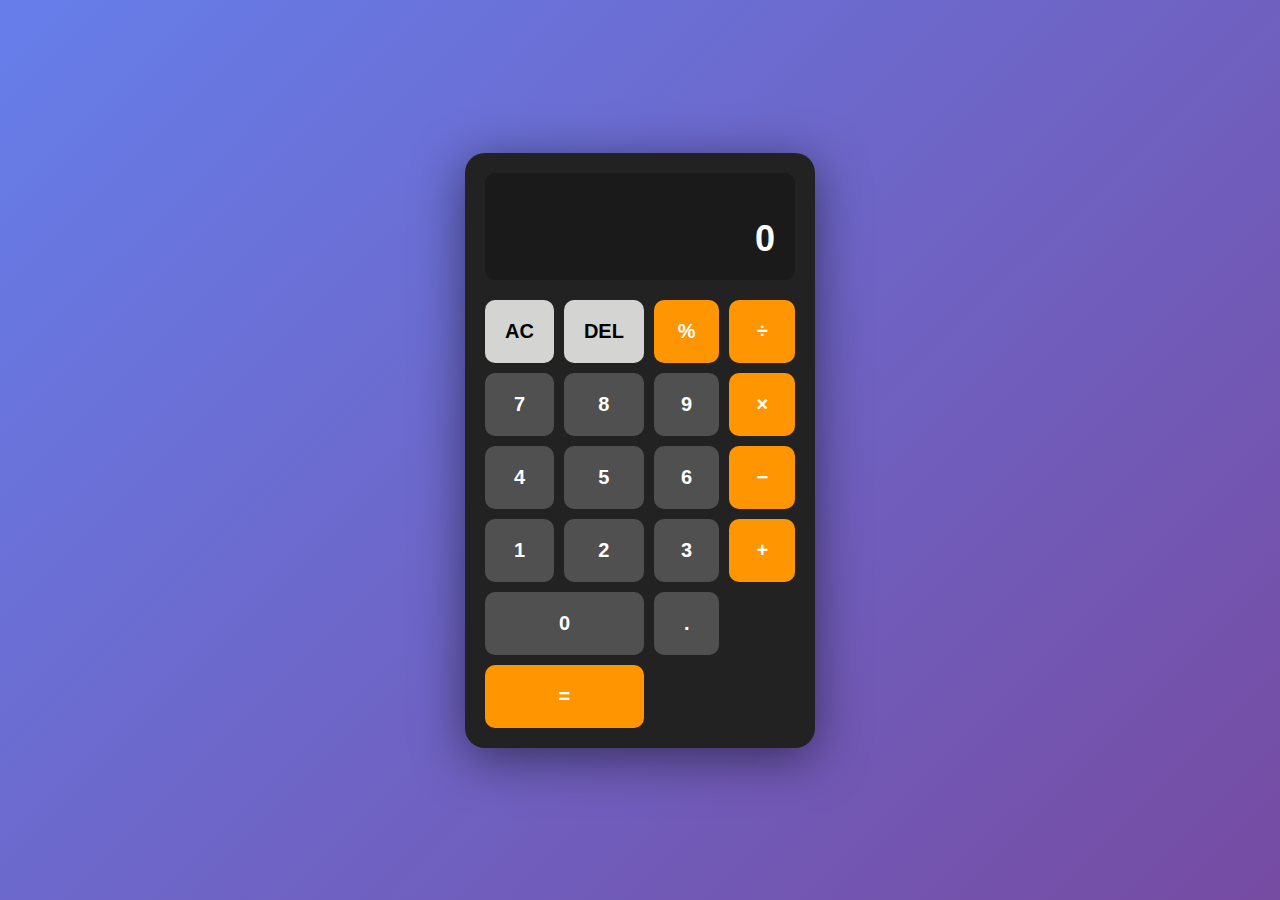
<file: calculator/index.html>
<!DOCTYPE html>
<html lang="en">
<head>
    <meta charset="UTF-8">
    <meta name="viewport" content="width=device-width, initial-scale=1.0">
    <title>Calculator</title>
    <link rel="stylesheet" href="style.css">
</head>
<body>
    <div class="calculator">
        <div class="display">
            <div class="previous-operand"></div>
            <div class="current-operand">0</div>
        </div>
        <div class="buttons">
            <button class="btn clear">AC</button>
            <button class="btn delete">DEL</button>
            <button class="btn operator">%</button>
            <button class="btn operator">÷</button>
            
            <button class="btn number">7</button>
            <button class="btn number">8</button>
            <button class="btn number">9</button>
            <button class="btn operator">×</button>
            
            <button class="btn number">4</button>
            <button class="btn number">5</button>
            <button class="btn number">6</button>
            <button class="btn operator">−</button>
            
            <button class="btn number">1</button>
            <button class="btn number">2</button>
            <button class="btn number">3</button>
            <button class="btn operator">+</button>
            
            <button class="btn number zero">0</button>
            <button class="btn number">.</button>
            <button class="btn equals">=</button>
        </div>
    </div>
    <script src="cal.js"></script>
</body>
</html>
</file>
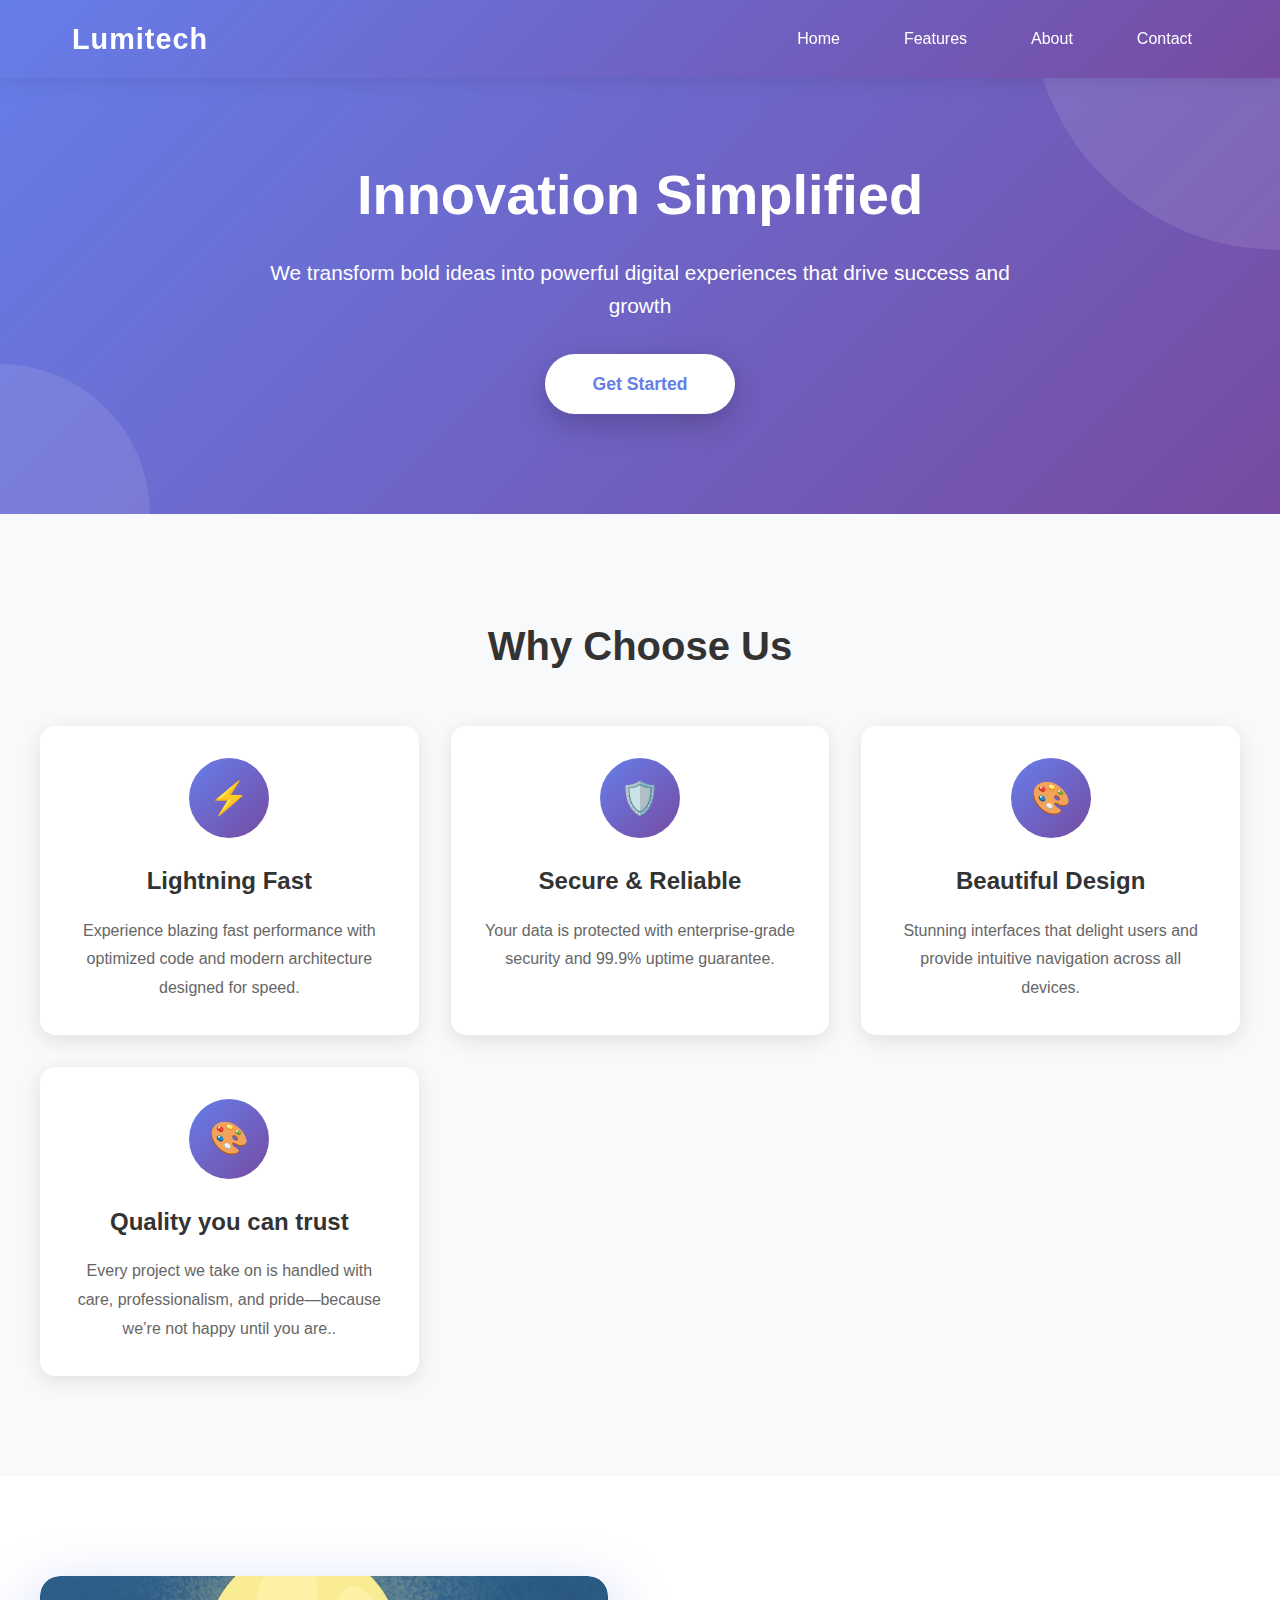
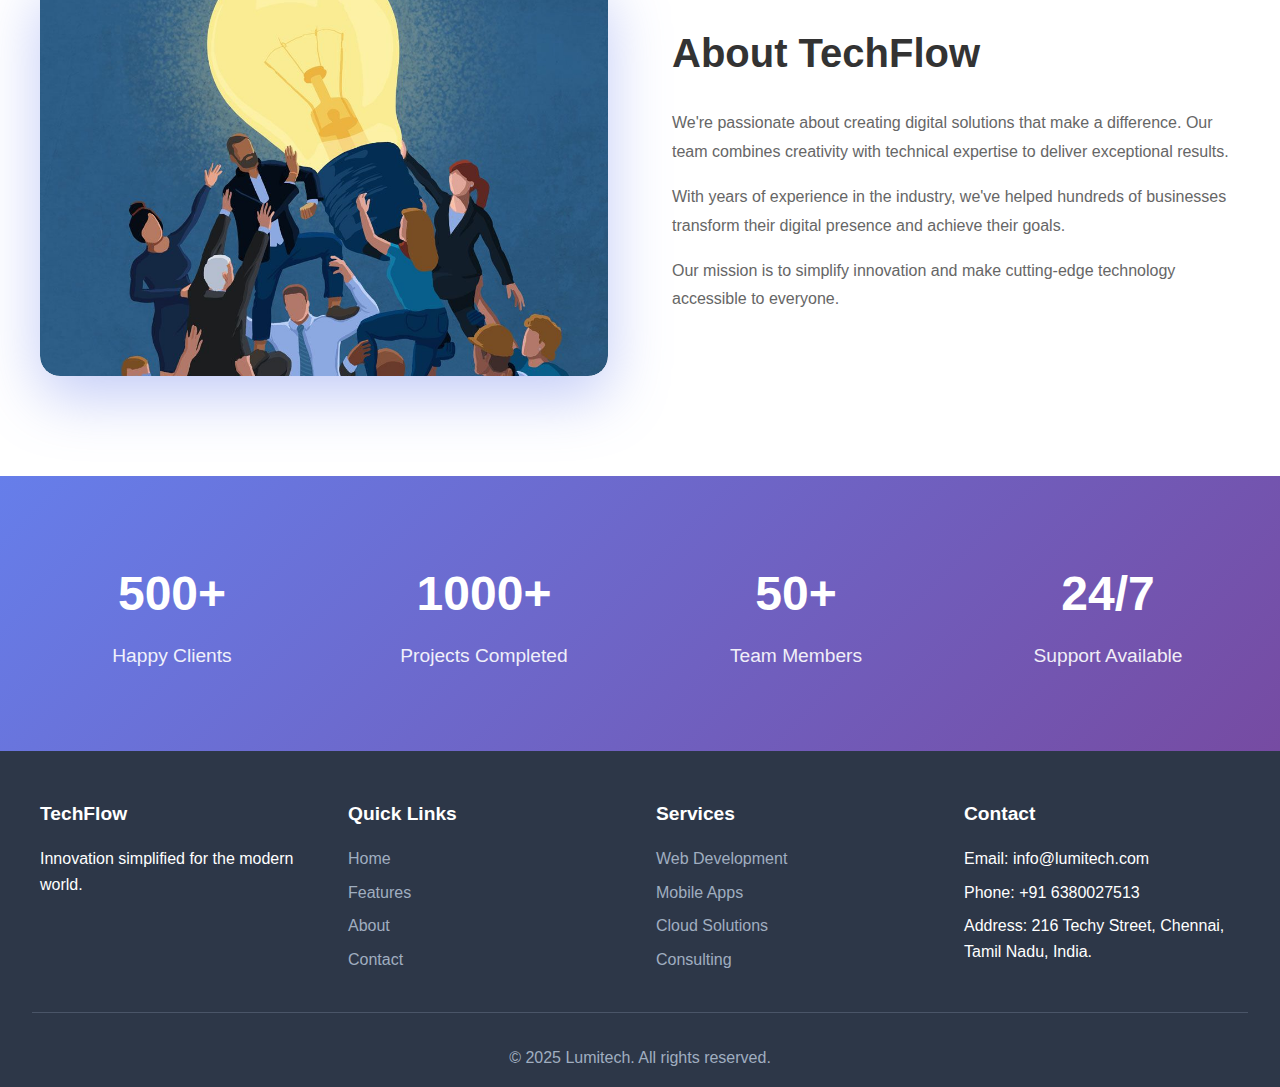
<file: landing page/index.html>
<!DOCTYPE html>
<html lang="en">
<head>
    <meta charset="UTF-8">
    <meta name="viewport" content="width=device-width, initial-scale=1.0">
    <title>Lumitech - Innovation Simplified</title>
    <link rel="stylesheet" href="style.css">
</head>
<body>
      <header>
        <nav>
            <div class="logo">Lumitech</div>
            <ul class="nav-links">
                <li><a href="#home">Home</a></li>
                <li><a href="#features">Features</a></li>
                <li><a href="#about">About</a></li>
                <li><a href="#contact">Contact</a></li>
            </ul>
        </nav>
    </header>

    <section class="hero" id="home">
        <div class="hero-content">
            <h1>Innovation Simplified</h1>
            <p>We transform bold ideas into powerful digital experiences that drive success and growth</p>
            <a href="#features" class="cta-button">Get Started</a>
        </div>
    </section>

    <section class="features" id="features">
        <div class="features-container">
            <h2 class="section-title">Why Choose Us</h2>
            <div class="features-grid">
                <div class="feature-card">
                    <div class="feature-icon">⚡</div>
                    <h3>Lightning Fast</h3>
                    <p>Experience blazing fast performance with optimized code and modern architecture designed for speed.</p>
                </div>
                <div class="feature-card">
                    <div class="feature-icon">🛡️</div>
                    <h3>Secure & Reliable</h3>
                    <p>Your data is protected with enterprise-grade security and 99.9% uptime guarantee.</p>
                </div>
                <div class="feature-card">
                    <div class="feature-icon">🎨</div>
                    <h3>Beautiful Design</h3>
                    <p>Stunning interfaces that delight users and provide intuitive navigation across all devices.</p>
                </div>
                 <div class="feature-card">
                    <div class="feature-icon">🎨</div>
                    <h3>Quality you can trust</h3>
                    <p> Every project we take on is handled with care, professionalism, and pride—because we’re not happy until you are..</p>
                </div>
            </div>
        </div>
    </section>

    <section class="about" id="about">
        <div class="about-container">
            <div class="about-image">
                <img src="image.png" alt="Team collaboration with ideas">
            </div>
            <div class="about-content">
                <h2>About TechFlow</h2>
                <p>We're passionate about creating digital solutions that make a difference. Our team combines creativity with technical expertise to deliver exceptional results.</p>
                <p>With years of experience in the industry, we've helped hundreds of businesses transform their digital presence and achieve their goals.</p>
                <p>Our mission is to simplify innovation and make cutting-edge technology accessible to everyone.</p>
            </div>
        </div>
    </section>

    <section class="stats">
        <div class="stats-container">
            <div class="stat-item">
                <h3>500+</h3>
                <p>Happy Clients</p>
            </div>
            <div class="stat-item">
                <h3>1000+</h3>
                <p>Projects Completed</p>
            </div>
            <div class="stat-item">
                <h3>50+</h3>
                <p>Team Members</p>
            </div>
            <div class="stat-item">
                <h3>24/7</h3>
                <p>Support Available</p>
            </div>
        </div>
    </section>

      <footer id="contact">
        <div class="footer-container">
            <div class="footer-column">
                <h4>TechFlow</h4>
                <p>Innovation simplified for the modern world.</p>
            </div>
            <div class="footer-column">
                <h4>Quick Links</h4>
                <ul>
                    <li><a href="#home">Home</a></li>
                    <li><a href="#features">Features</a></li>
                    <li><a href="#about">About</a></li>
                    <li><a href="#contact">Contact</a></li>
                </ul>
            </div>
            <div class="footer-column">
                <h4>Services</h4>
                <ul>
                    <li><a href="#">Web Development</a></li>
                    <li><a href="#">Mobile Apps</a></li>
                    <li><a href="#">Cloud Solutions</a></li>
                    <li><a href="#">Consulting</a></li>
                </ul>
            </div>
            <div class="footer-column">
                <h4>Contact</h4>
                <ul>
                    <li>Email: info@lumitech.com</li>
                    <li>Phone: +91 6380027513</li>
                    <li>Address: 216 Techy Street, Chennai, Tamil Nadu, India.</li>
                </ul>
            </div>
        </div>
        <div class="footer-bottom">
            <p>&copy; 2025 Lumitech. All rights reserved.</p>
        </div>
    </footer>
</body>
</html>
</file>
<file: calculator/style.css>
* {
    margin: 0;
    padding: 0;
    box-sizing: border-box;
}

body {
    font-family: Arial, sans-serif;
    display: flex;
    justify-content: center;
    align-items: center;
    min-height: 100vh;
    background: linear-gradient(135deg, #667eea 0%, #764ba2 100%);
}

.calculator {
    background: #222;
    border-radius: 20px;
    padding: 20px;
    box-shadow: 0 10px 50px rgba(0, 0, 0, 0.5);
    width: 350px;
}

.display {
    background: #1a1a1a;
    border-radius: 10px;
    padding: 20px;
    margin-bottom: 20px;
    text-align: right;
    min-height: 100px;
    display: flex;
    flex-direction: column;
    justify-content: space-between;
}

.previous-operand {
    color: #888;
    font-size: 18px;
    min-height: 25px;
}

.current-operand {
    color: #fff;
    font-size: 36px;
    font-weight: bold;
    word-wrap: break-word;
    word-break: break-all;
}

.buttons {
    display: grid;
    grid-template-columns: repeat(4, 1fr);
    gap: 10px;
}

.btn {
    padding: 20px;
    font-size: 20px;
    border: none;
    border-radius: 10px;
    cursor: pointer;
    transition: all 0.2s;
    font-weight: 600;
}

.btn:active {
    transform: scale(0.95);
}

.btn.number {
    background: #505050;
    color: #fff;
}

.btn.number:hover {
    background: #606060;
}

.btn.operator {
    background: #ff9500;
    color: #fff;
}

.btn.operator:hover {
    background: #ffb143;
}

.btn.clear {
    background: #d4d4d2;
    color: #000;
}

.btn.clear:hover {
    background: #e4e4e2;
}

.btn.delete {
    background: #d4d4d2;
    color: #000;
}

.btn.delete:hover {
    background: #e4e4e2;
}

.btn.equals {
    background: #ff9500;
    color: #fff;
    grid-column: span 2;
}

.btn.equals:hover {
    background: #ffb143;
}

.btn.zero {
    grid-column: span 2;
}

@media (max-width: 400px) {
    .calculator {
        width: 95%;
        padding: 15px;
    }
    
    .btn {
        padding: 15px;
        font-size: 18px;
    }
    
    .current-operand {
        font-size: 28px;
    }
}
</file>
<file: landing page/style.css>
* {
    margin: 0;
    padding: 0;
    box-sizing: border-box;
}

body {
    font-family: 'Segoe UI', Tahoma, Geneva, Verdana, sans-serif;
    line-height: 1.6;
    color: #333;
    overflow-x: hidden;
}

header {
    background: linear-gradient(135deg, #667eea 0%, #764ba2 100%);
    color: white;
    padding: 1rem 0;
    position: fixed;
    width: 100%;
    top: 0;
    z-index: 1000;
    box-shadow: 0 2px 20px rgba(0,0,0,0.1);
}

nav {
    display: flex;
    justify-content: space-between;
    align-items: center;
    max-width: 1200px;
    margin: 0 auto;
    padding: 0 2rem;
}

.logo {
    font-size: 1.8rem;
    font-weight: bold;
    letter-spacing: 1px;
}

.nav-links {
    display: flex;
    gap: 2rem;
    list-style: none;
}

.nav-links a {
    color: white;
    text-decoration: none;
    transition: all 0.3s ease;
    padding: 0.5rem 1rem;
    border-radius: 5px;
}

.nav-links a:hover {
    background: rgba(255,255,255,0.2);
    transform: translateY(-2px);
}

.hero {
    background: linear-gradient(135deg, #667eea 0%, #764ba2 100%);
    color: white;
    padding: 150px 2rem 100px;
    text-align: center;
    position: relative;
    overflow: hidden;
}

.hero::before {
    content: '';
    position: absolute;
    width: 500px;
    height: 500px;
    background: rgba(255,255,255,0.1);
    border-radius: 50%;
    top: -250px;
    right: -250px;
    animation: float 6s ease-in-out infinite;
}

.hero::after {
    content: '';
    position: absolute;
    width: 300px;
    height: 300px;
    background: rgba(255,255,255,0.1);
    border-radius: 50%;
    bottom: -150px;
    left: -150px;
    animation: float 8s ease-in-out infinite reverse;
}

@keyframes float {
    0%, 100% { transform: translateY(0px); }
    50% { transform: translateY(20px); }
}

.hero-content {
    max-width: 800px;
    margin: 0 auto;
    position: relative;
    z-index: 1;
}

.hero h1 {
    font-size: 3.5rem;
    margin-bottom: 1rem;
    animation: slideDown 0.8s ease-out;
}

@keyframes slideDown {
    from {
        opacity: 0;
        transform: translateY(-50px);
    }
    to {
        opacity: 1;
        transform: translateY(0);
    }
}

.hero p {
    font-size: 1.3rem;
    margin-bottom: 2rem;
    animation: fadeIn 1s ease-out 0.3s both;
}

@keyframes fadeIn {
    from { opacity: 0; }
    to { opacity: 1; }
}

.cta-button {
    display: inline-block;
    padding: 1rem 3rem;
    background: white;
    color: #667eea;
    text-decoration: none;
    border-radius: 50px;
    font-weight: bold;
    font-size: 1.1rem;
    transition: all 0.3s ease;
    box-shadow: 0 10px 30px rgba(0,0,0,0.2);
    animation: fadeIn 1s ease-out 0.6s both;
}

.cta-button:hover {
    transform: translateY(-5px);
    box-shadow: 0 15px 40px rgba(0,0,0,0.3);
}

.features {
    padding: 100px 2rem;
    background: #f8f9fa;
}

.features-container {
    max-width: 1200px;
    margin: 0 auto;
}

.section-title {
    text-align: center;
    font-size: 2.5rem;
    margin-bottom: 3rem;
    color: #333;
}

.features-grid {
    display: grid;
    grid-template-columns: repeat(auto-fit, minmax(300px, 1fr));
    gap: 2rem;
}

.feature-card {
    background: white;
    padding: 2rem;
    border-radius: 15px;
    box-shadow: 0 5px 20px rgba(0,0,0,0.1);
    transition: all 0.3s ease;
    text-align: center;
}

.feature-card:hover {
    transform: translateY(-10px);
    box-shadow: 0 15px 40px rgba(0,0,0,0.15);
}

.feature-icon {
    width: 80px;
    height: 80px;
    background: linear-gradient(135deg, #667eea 0%, #764ba2 100%);
    border-radius: 50%;
    display: flex;
    align-items: center;
    justify-content: center;
    margin: 0 auto 1.5rem;
    font-size: 2rem;
    color: white;
}

.feature-card h3 {
    font-size: 1.5rem;
    margin-bottom: 1rem;
    color: #333;
}

.feature-card p {
    color: #666;
    line-height: 1.8;
}

.about {
    padding: 100px 2rem;
    background: white;
}

.about-container {
    max-width: 1200px;
    margin: 0 auto;
    display: grid;
    grid-template-columns: 1fr 1fr;
    gap: 4rem;
    align-items: center;
}

.about-image {
    height: 400px;
    border-radius: 20px;
    overflow: hidden;
    box-shadow: 0 20px 60px rgba(102, 126, 234, 0.4);
}

.about-image img {
    width: 100%;
    height: 100%;
    object-fit: cover;
    border-radius: 20px;
}

.about-content h2 {
    font-size: 2.5rem;
    margin-bottom: 1.5rem;
    color: #333;
}

.about-content p {
    color: #666;
    line-height: 1.8;
    margin-bottom: 1rem;
}

.stats {
    padding: 80px 2rem;
    background: linear-gradient(135deg, #667eea 0%, #764ba2 100%);
    color: white;
}

.stats-container {
    max-width: 1200px;
    margin: 0 auto;
    display: grid;
    grid-template-columns: repeat(auto-fit, minmax(200px, 1fr));
    gap: 3rem;
    text-align: center;
}

.stat-item h3 {
    font-size: 3rem;
    margin-bottom: 0.5rem;
}

.stat-item p {
    font-size: 1.2rem;
    opacity: 0.9;
}

footer {
    background: #2d3748;
    color: white;
    padding: 3rem 2rem 1rem;
}

.footer-container {
    max-width: 1200px;
    margin: 0 auto;
    display: grid;
    grid-template-columns: repeat(auto-fit, minmax(250px, 1fr));
    gap: 2rem;
    margin-bottom: 2rem;
}

.footer-column h4 {
    margin-bottom: 1rem;
    font-size: 1.2rem;
}

.footer-column ul {
    list-style: none;
}

.footer-column ul li {
    margin-bottom: 0.5rem;
}

.footer-column a {
    color: #a0aec0;
    text-decoration: none;
    transition: color 0.3s ease;
}

.footer-column a:hover {
    color: white;
}

.footer-bottom {
    text-align: center;
    padding-top: 2rem;
    border-top: 1px solid #4a5568;
    color: #a0aec0;
}

@media (max-width: 768px) {
    .hero h1 {
        font-size: 2.5rem;
    }

    .hero p {
        font-size: 1.1rem;
    }

    .about-container {
        grid-template-columns: 1fr;
    }

    .nav-links {
        gap: 1rem;
    }

    .section-title {
        font-size: 2rem;
    }
}
</file>
